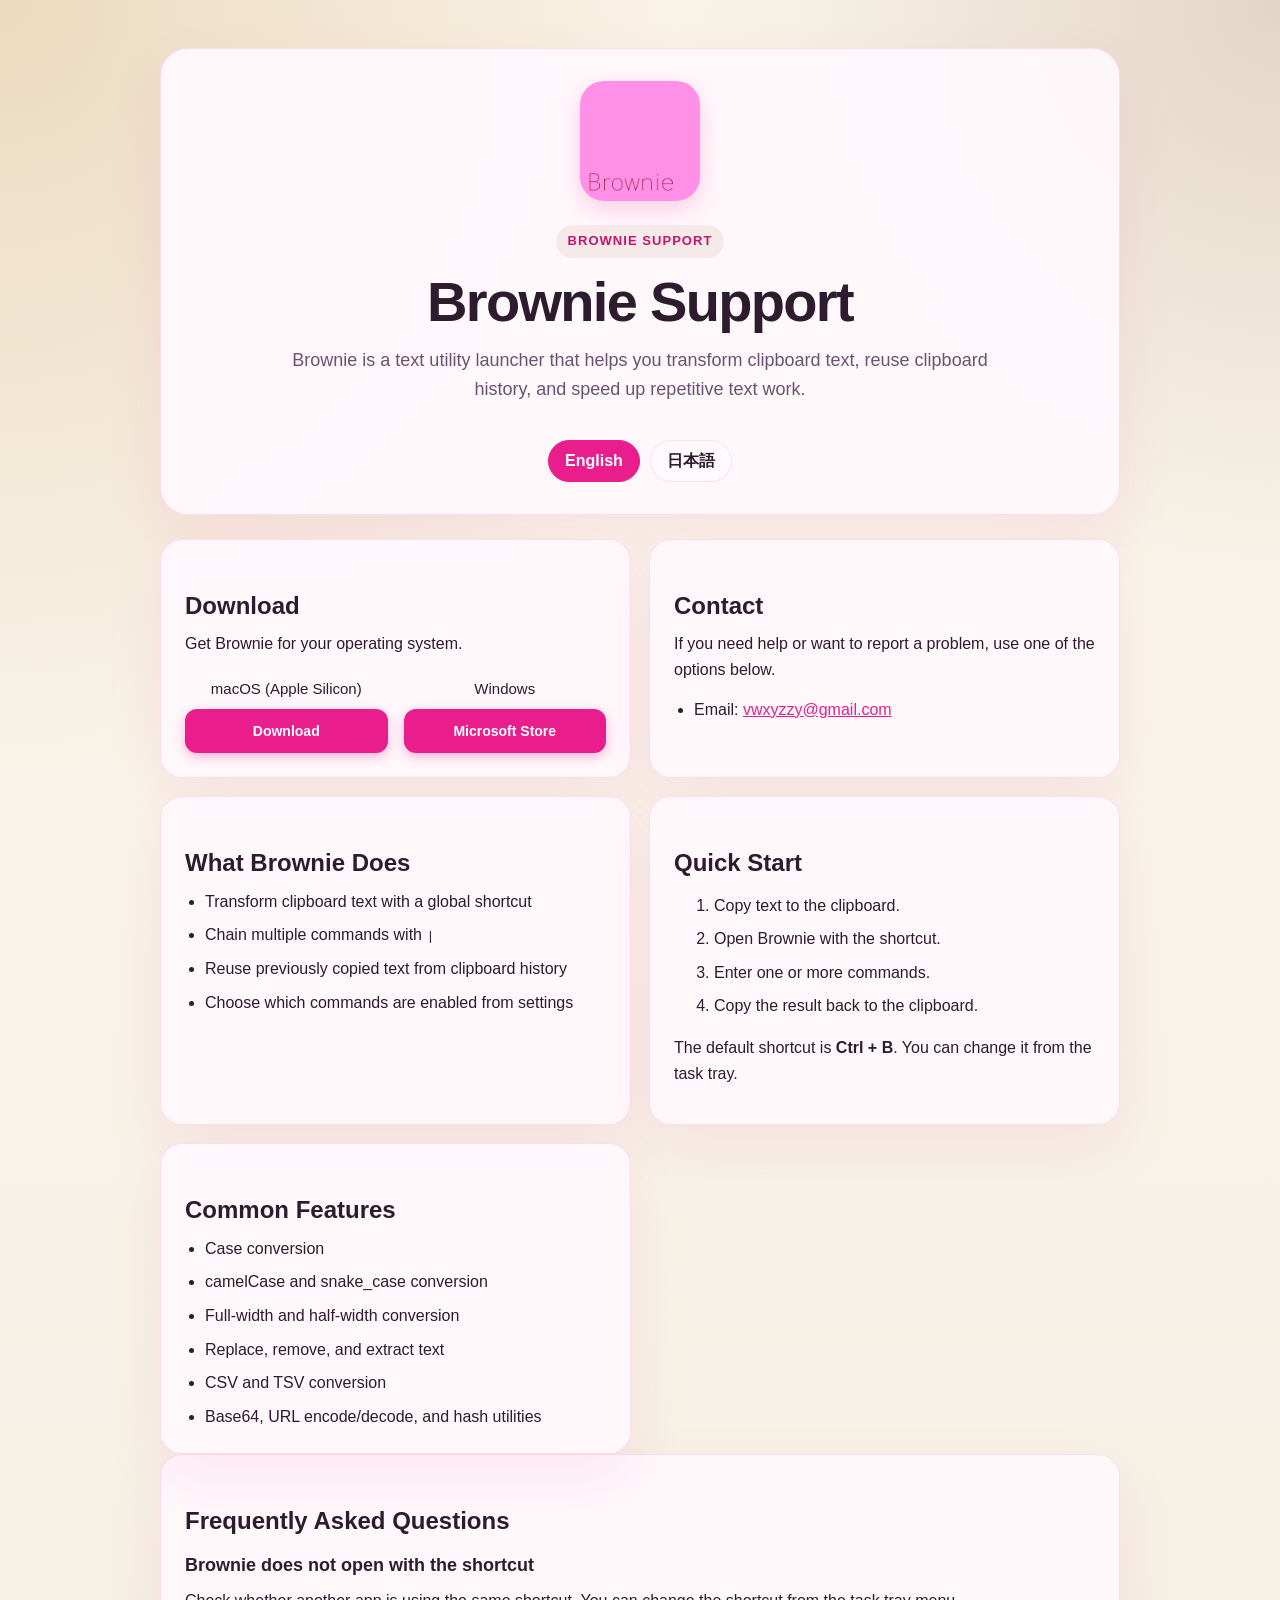
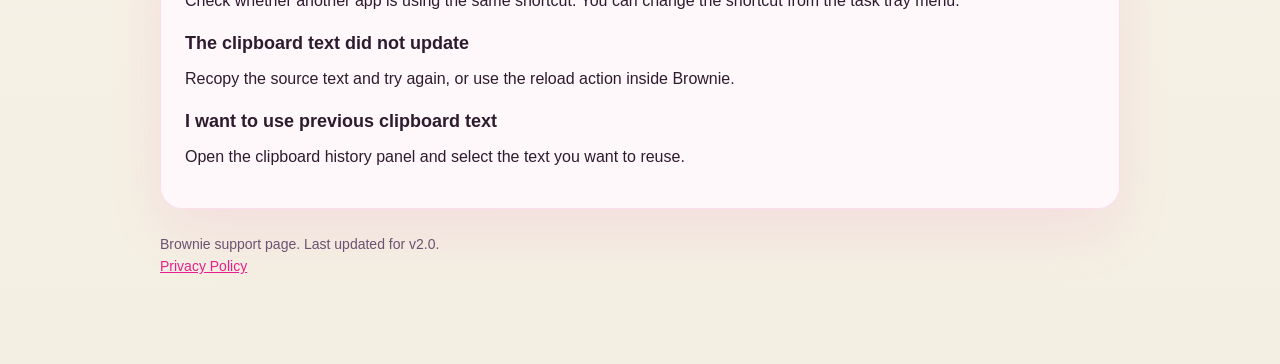
<file: index.html>
<!doctype html>
<html lang="en">
  <head>
    <meta charset="UTF-8" />
    <meta name="viewport" content="width=device-width, initial-scale=1.0" />
    <title>Brownie Support</title>
    <meta
      http-equiv="refresh"
      content="0; url=./en.html"
    />
    <link rel="stylesheet" href="./styles.css" />
  </head>
  <body>
    <main class="page">
      <section class="hero">
        <p class="eyebrow">Brownie Support</p>
        <h1>Support Pages</h1>
        <p class="lead">
          Choose your language.
        </p>
        <div class="language-switch">
          <a href="./en.html" class="active">English</a>
          <a href="./ja.html">日本語</a>
        </div>
      </section>
    </main>
  </body>
</html>
</file>
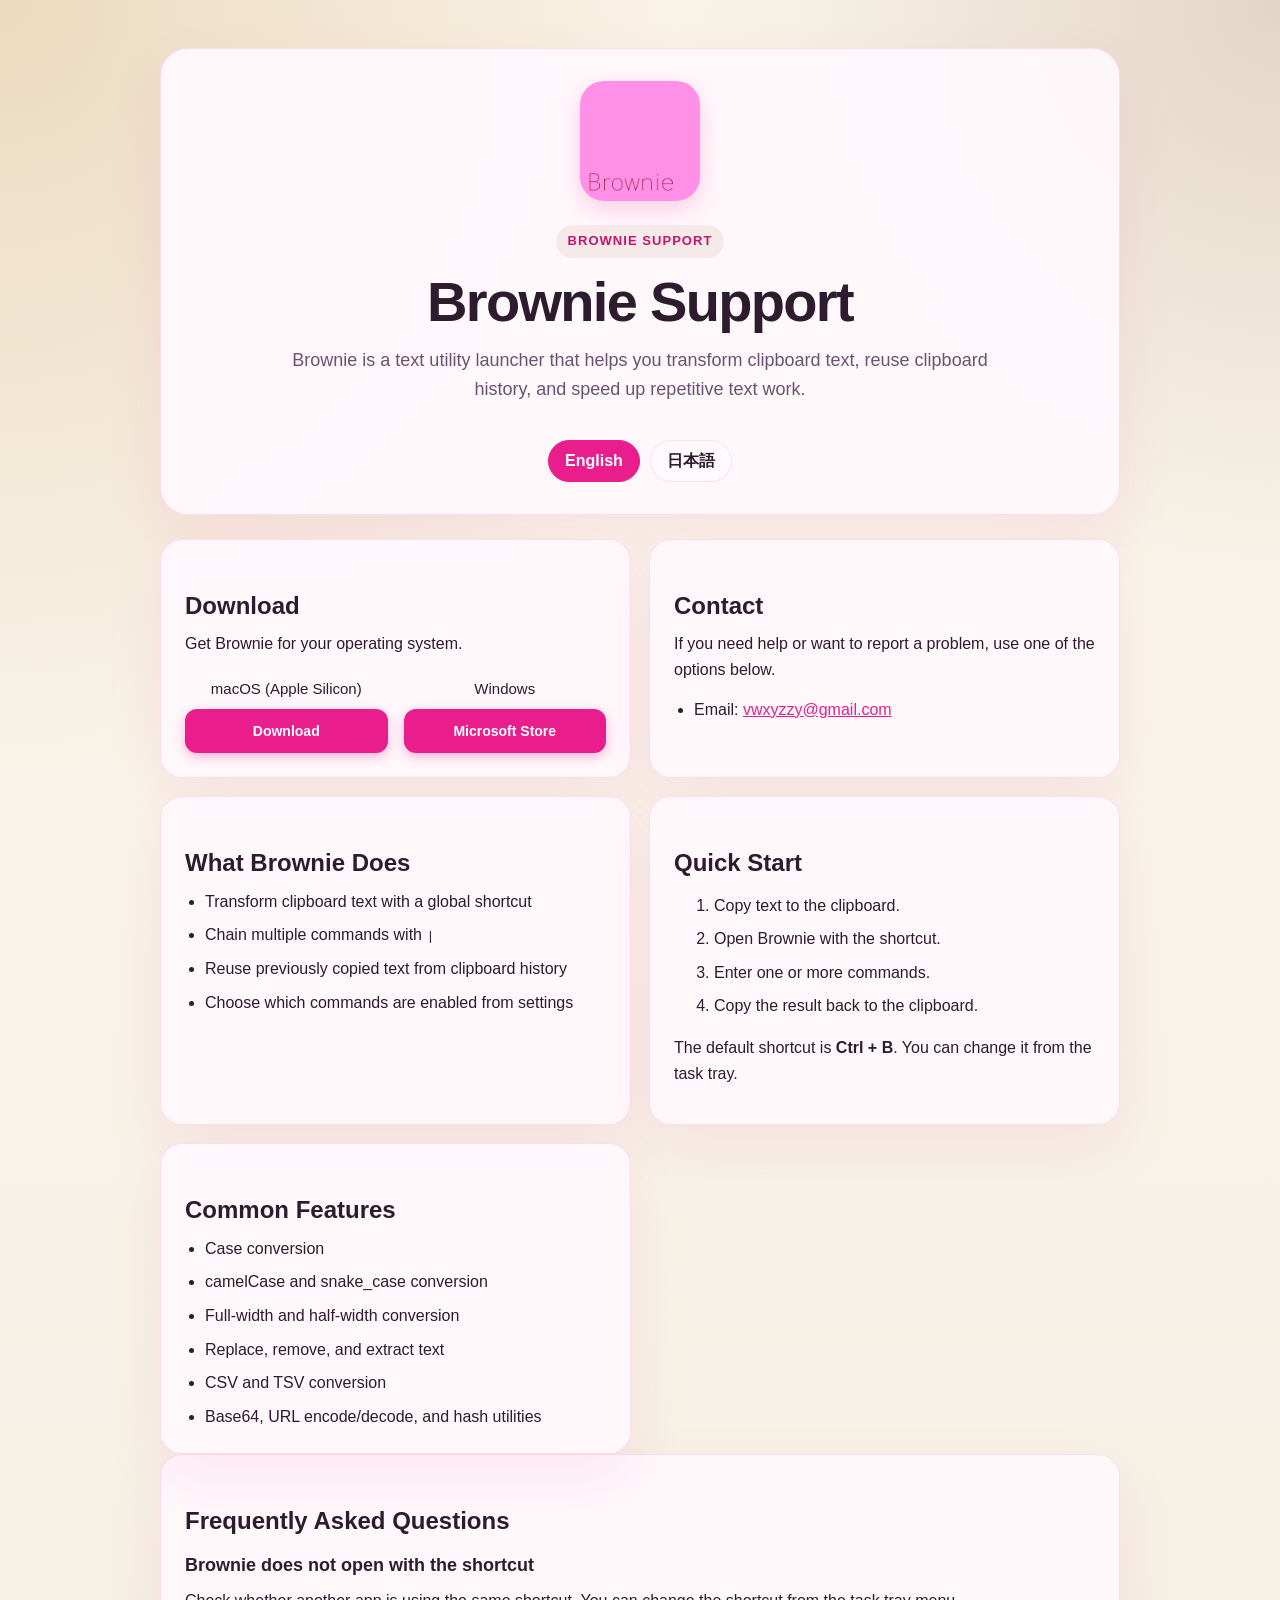
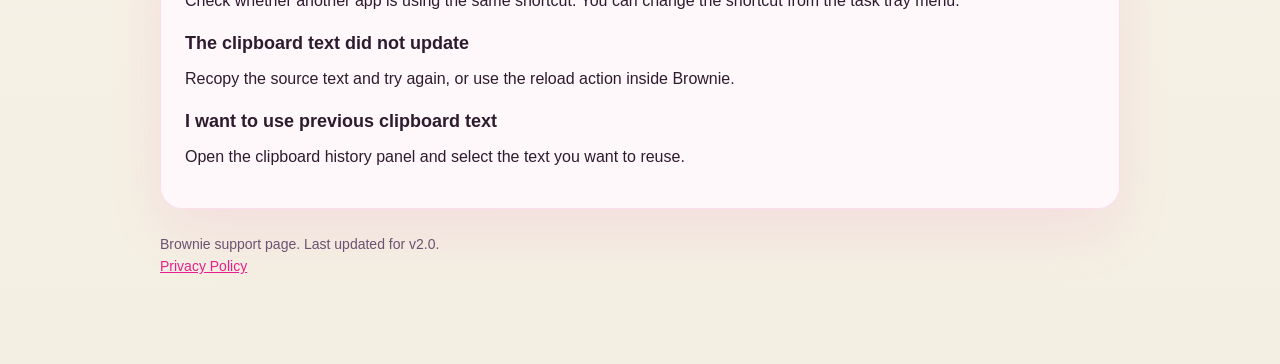
<file: en.html>
<!doctype html>
<html lang="en">
  <head>
    <meta charset="UTF-8" />
    <meta name="viewport" content="width=device-width, initial-scale=1.0" />
    <title>Brownie Support</title>
    <meta
      name="description"
      content="Support page for Brownie, a clipboard text transformation launcher for Windows."
    />
    <link rel="stylesheet" href="./styles.css" />
    <link rel="icon" type="image/png" href="./Logo300x300.png" />
  </head>
  <body>
    <main class="page">
      <section class="hero">
        <img src="./Logo300x300.png" alt="Brownie Logo" class="logo" />
        <p class="eyebrow">Brownie Support</p>
        <h1>Brownie Support</h1>
        <p class="lead">
          Brownie is a text utility launcher that helps you transform clipboard
          text, reuse clipboard history, and speed up repetitive text work.
        </p>
        <div class="language-switch">
          <a href="./en.html" class="active">English</a>
          <a href="./ja.html">日本語</a>
        </div>
      </section>

      <section class="grid">
        <article class="card" id="download">
          <h2>Download</h2>
          <p>Get Brownie for your operating system.</p>
          <div class="download-buttons">
            <div class="download-item">
              <p class="download-label" id="label-macos">macOS (Apple Silicon)</p>
              <a href="https://github.com/hosokawat/brownie_support/releases/" class="download-button" target="_blank">Download</a>
            </div>
            <div class="download-item">
              <p class="download-label" id="label-windows">Windows</p>
              <a href="https://apps.microsoft.com/detail/9nm58600cm3c" class="download-button" target="_blank">Microsoft Store</a>
            </div>
          </div>
        </article>

        <article class="card" id="contact">
          <h2>Contact</h2>
          <p>If you need help or want to report a problem, use one of the options below.</p>
          <ul>
            <li>Email: <a href="mailto:vwxyzzy@gmail.com">vwxyzzy@gmail.com</a></li>
          </ul>
        </article>

        <article class="card" id="features">
          <h2>What Brownie Does</h2>
          <ul>
            <li>Transform clipboard text with a global shortcut</li>
            <li>Chain multiple commands with <code>|</code></li>
            <li>Reuse previously copied text from clipboard history</li>
            <li>Choose which commands are enabled from settings</li>
          </ul>
        </article>

        <article class="card" id="quickstart">
          <h2>Quick Start</h2>
          <ol>
            <li>Copy text to the clipboard.</li>
            <li>Open Brownie with the shortcut.</li>
            <li>Enter one or more commands.</li>
            <li>Copy the result back to the clipboard.</li>
          </ol>
          <p>The default shortcut is <strong>Ctrl + B</strong>. You can change it from the task tray.</p>
        </article>

        <article class="card" id="common">
          <h2>Common Features</h2>
          <ul>
            <li>Case conversion</li>
            <li>camelCase and snake_case conversion</li>
            <li>Full-width and half-width conversion</li>
            <li>Replace, remove, and extract text</li>
            <li>CSV and TSV conversion</li>
            <li>Base64, URL encode/decode, and hash utilities</li>
          </ul>
        </article>
      </section>

      <section class="card" id="faq">
        <h2>Frequently Asked Questions</h2>
        <div class="faq-item">
          <h3>Brownie does not open with the shortcut</h3>
          <p>
            Check whether another app is using the same shortcut. You can change
            the shortcut from the task tray menu.
          </p>
        </div>
        <div class="faq-item">
          <h3>The clipboard text did not update</h3>
          <p>
            Recopy the source text and try again, or use the reload action inside
            Brownie.
          </p>
        </div>
        <div class="faq-item">
          <h3>I want to use previous clipboard text</h3>
          <p>
            Open the clipboard history panel and select the text you want to reuse.
          </p>
        </div>
      </section>

      <p class="footer">
        Brownie support page. Last updated for v2.0.
        <br />
        <a href="./privacy-en.html">Privacy Policy</a>
      </p>
    </main>
    <script>
      // Detect user's OS and make the corresponding label bold
      const userAgent = navigator.userAgent;
      let userOS = '';

      if (userAgent.includes('Mac')) {
        userOS = 'macos';
      } else if (userAgent.includes('Windows')) {
        userOS = 'windows';
      }

      if (userOS === 'macos') {
        const label = document.getElementById('label-macos');
        if (label) label.classList.add('active');
      } else if (userOS === 'windows') {
        const label = document.getElementById('label-windows');
        if (label) label.classList.add('active');
      }
    </script>
  </body>
</html>
</file>
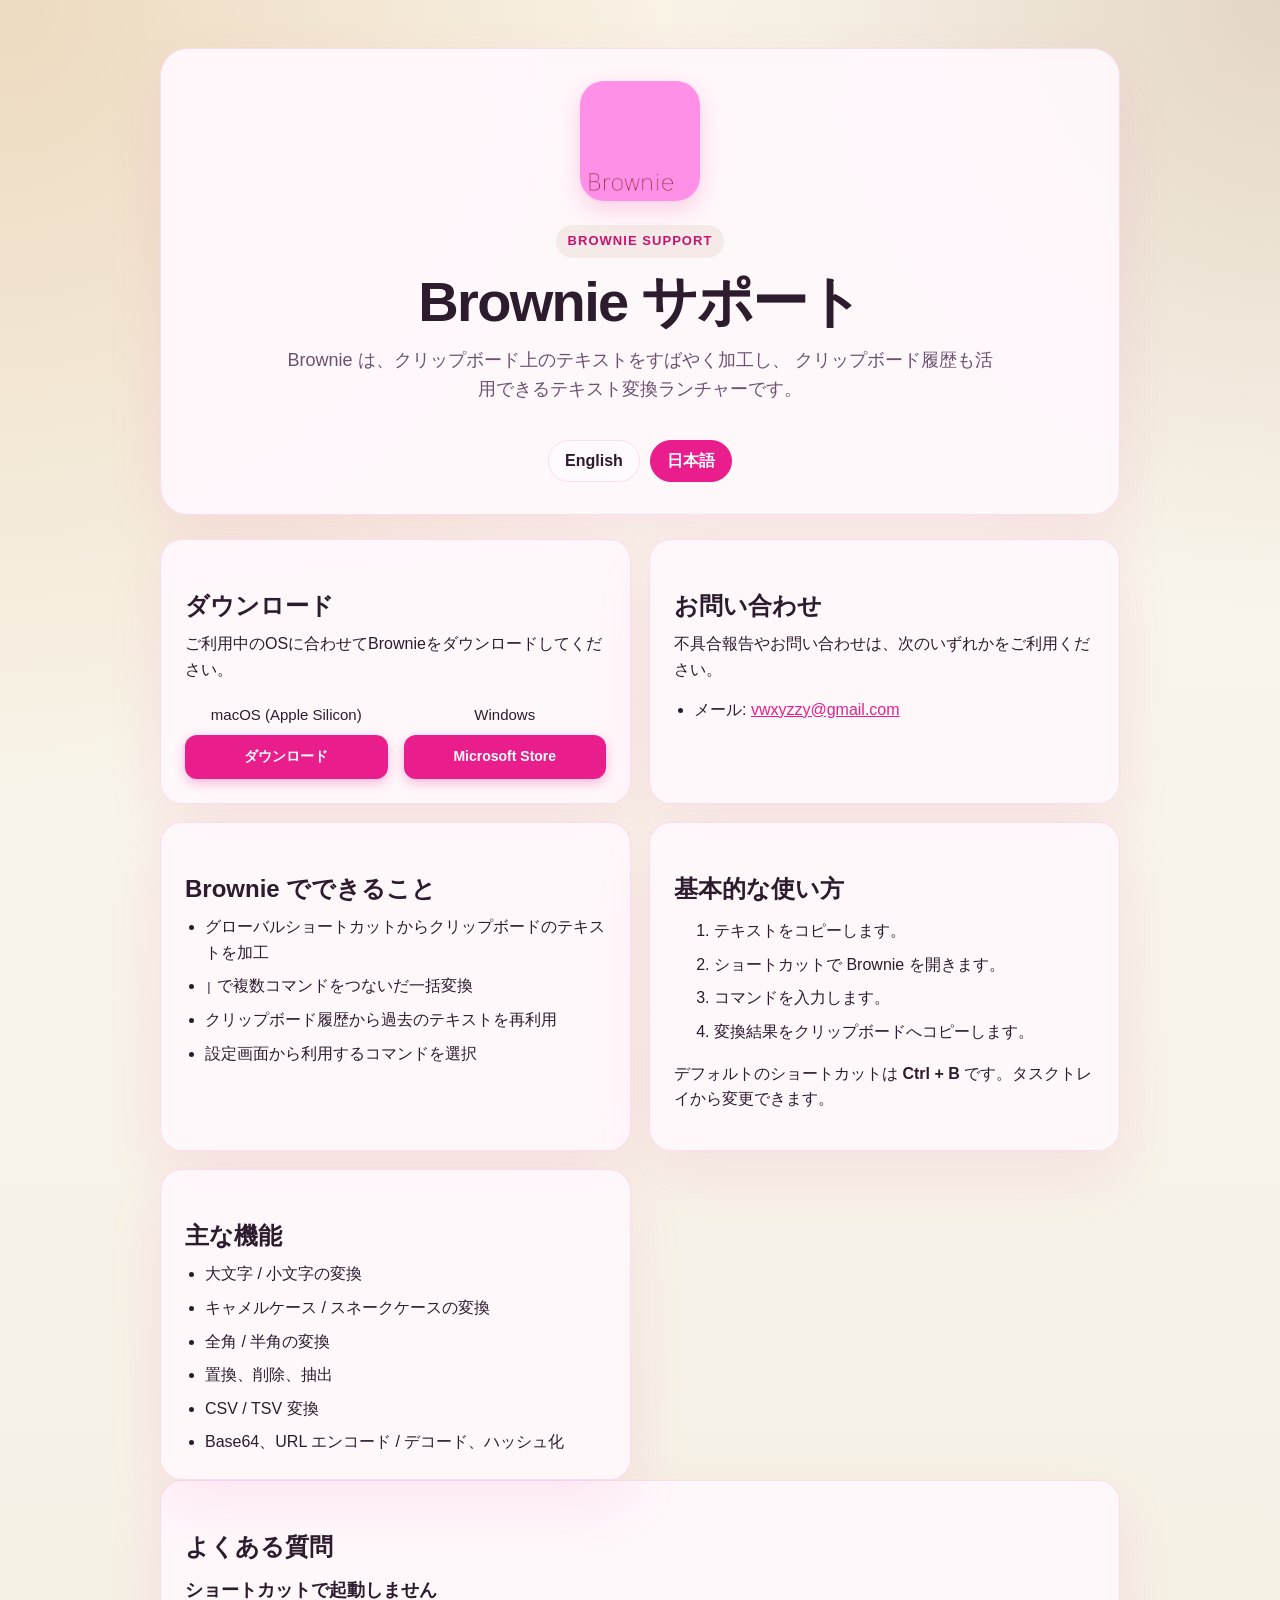
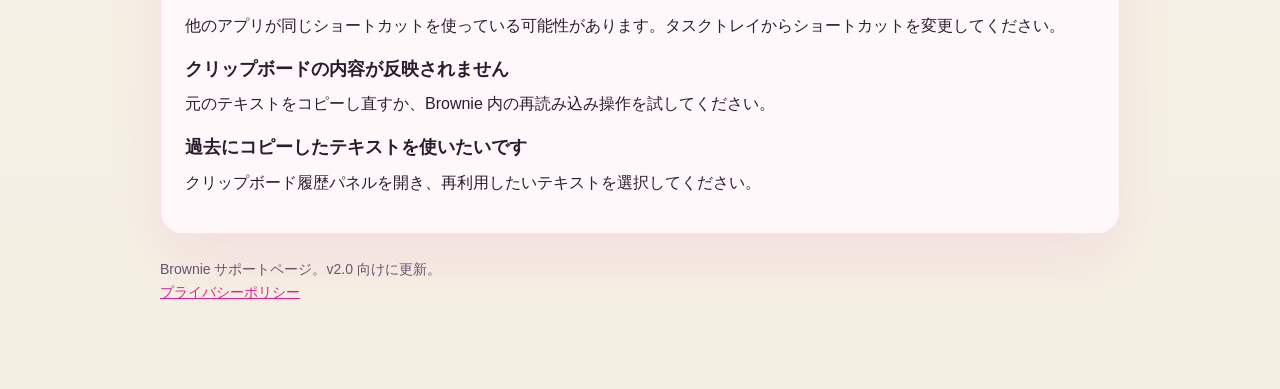
<file: ja.html>
<!doctype html>
<html lang="ja">
  <head>
    <meta charset="UTF-8" />
    <meta name="viewport" content="width=device-width, initial-scale=1.0" />
    <title>Brownie サポート</title>
    <meta
      name="description"
      content="Brownie のサポートページです。クリップボード変換ランチャーの使い方と問い合わせ先を案内します。"
    />
    <link rel="stylesheet" href="./styles.css" />
    <link rel="icon" type="image/png" href="./Logo300x300.png" />
  </head>
  <body>
    <main class="page">
      <section class="hero">
        <img src="./Logo300x300.png" alt="Brownie Logo" class="logo" />
        <p class="eyebrow">Brownie Support</p>
        <h1>Brownie サポート</h1>
        <p class="lead">
          Brownie は、クリップボード上のテキストをすばやく加工し、
          クリップボード履歴も活用できるテキスト変換ランチャーです。
        </p>
        <div class="language-switch">
          <a href="./en.html">English</a>
          <a href="./ja.html" class="active">日本語</a>
        </div>
      </section>

      <section class="grid">
        <article class="card" id="download">
          <h2>ダウンロード</h2>
          <p>ご利用中のOSに合わせてBrownieをダウンロードしてください。</p>
          <div class="download-buttons">
            <div class="download-item">
              <p class="download-label" id="label-macos">macOS (Apple Silicon)</p>
              <a href="https://github.com/hosokawat/brownie_support/releases/" class="download-button" target="_blank">ダウンロード</a>
            </div>
            <div class="download-item">
              <p class="download-label" id="label-windows">Windows</p>
              <a href="https://apps.microsoft.com/detail/9nm58600cm3c" class="download-button" target="_blank">Microsoft Store</a>
            </div>
          </div>
        </article>

        <article class="card" id="contact">
          <h2>お問い合わせ</h2>
          <p>不具合報告やお問い合わせは、次のいずれかをご利用ください。</p>
          <ul>
            <li>メール: <a href="mailto:vwxyzzy@gmail.com">vwxyzzy@gmail.com</a></li>
          </ul>
        </article>

        <article class="card" id="features">
          <h2>Brownie でできること</h2>
          <ul>
            <li>グローバルショートカットからクリップボードのテキストを加工</li>
            <li><code>|</code> で複数コマンドをつないだ一括変換</li>
            <li>クリップボード履歴から過去のテキストを再利用</li>
            <li>設定画面から利用するコマンドを選択</li>
          </ul>
        </article>

        <article class="card" id="quickstart">
          <h2>基本的な使い方</h2>
          <ol>
            <li>テキストをコピーします。</li>
            <li>ショートカットで Brownie を開きます。</li>
            <li>コマンドを入力します。</li>
            <li>変換結果をクリップボードへコピーします。</li>
          </ol>
          <p>デフォルトのショートカットは <strong>Ctrl + B</strong> です。タスクトレイから変更できます。</p>
        </article>

        <article class="card" id="common">
          <h2>主な機能</h2>
          <ul>
            <li>大文字 / 小文字の変換</li>
            <li>キャメルケース / スネークケースの変換</li>
            <li>全角 / 半角の変換</li>
            <li>置換、削除、抽出</li>
            <li>CSV / TSV 変換</li>
            <li>Base64、URL エンコード / デコード、ハッシュ化</li>
          </ul>
        </article>
      </section>

      <section class="card" id="faq">
        <h2>よくある質問</h2>
        <div class="faq-item">
          <h3>ショートカットで起動しません</h3>
          <p>
            他のアプリが同じショートカットを使っている可能性があります。タスクトレイからショートカットを変更してください。
          </p>
        </div>
        <div class="faq-item">
          <h3>クリップボードの内容が反映されません</h3>
          <p>
            元のテキストをコピーし直すか、Brownie 内の再読み込み操作を試してください。
          </p>
        </div>
        <div class="faq-item">
          <h3>過去にコピーしたテキストを使いたいです</h3>
          <p>
            クリップボード履歴パネルを開き、再利用したいテキストを選択してください。
          </p>
        </div>
      </section>

      <p class="footer">
        Brownie サポートページ。v2.0 向けに更新。
        <br />
        <a href="./privacy-ja.html">プライバシーポリシー</a>
      </p>
    </main>
    <script>
      // Detect user's OS and make the corresponding label bold
      const userAgent = navigator.userAgent;
      let userOS = '';

      if (userAgent.includes('Mac')) {
        userOS = 'macos';
      } else if (userAgent.includes('Windows')) {
        userOS = 'windows';
      }

      if (userOS === 'macos') {
        const label = document.getElementById('label-macos');
        if (label) label.classList.add('active');
      } else if (userOS === 'windows') {
        const label = document.getElementById('label-windows');
        if (label) label.classList.add('active');
      }
    </script>
  </body>
</html>
</file>
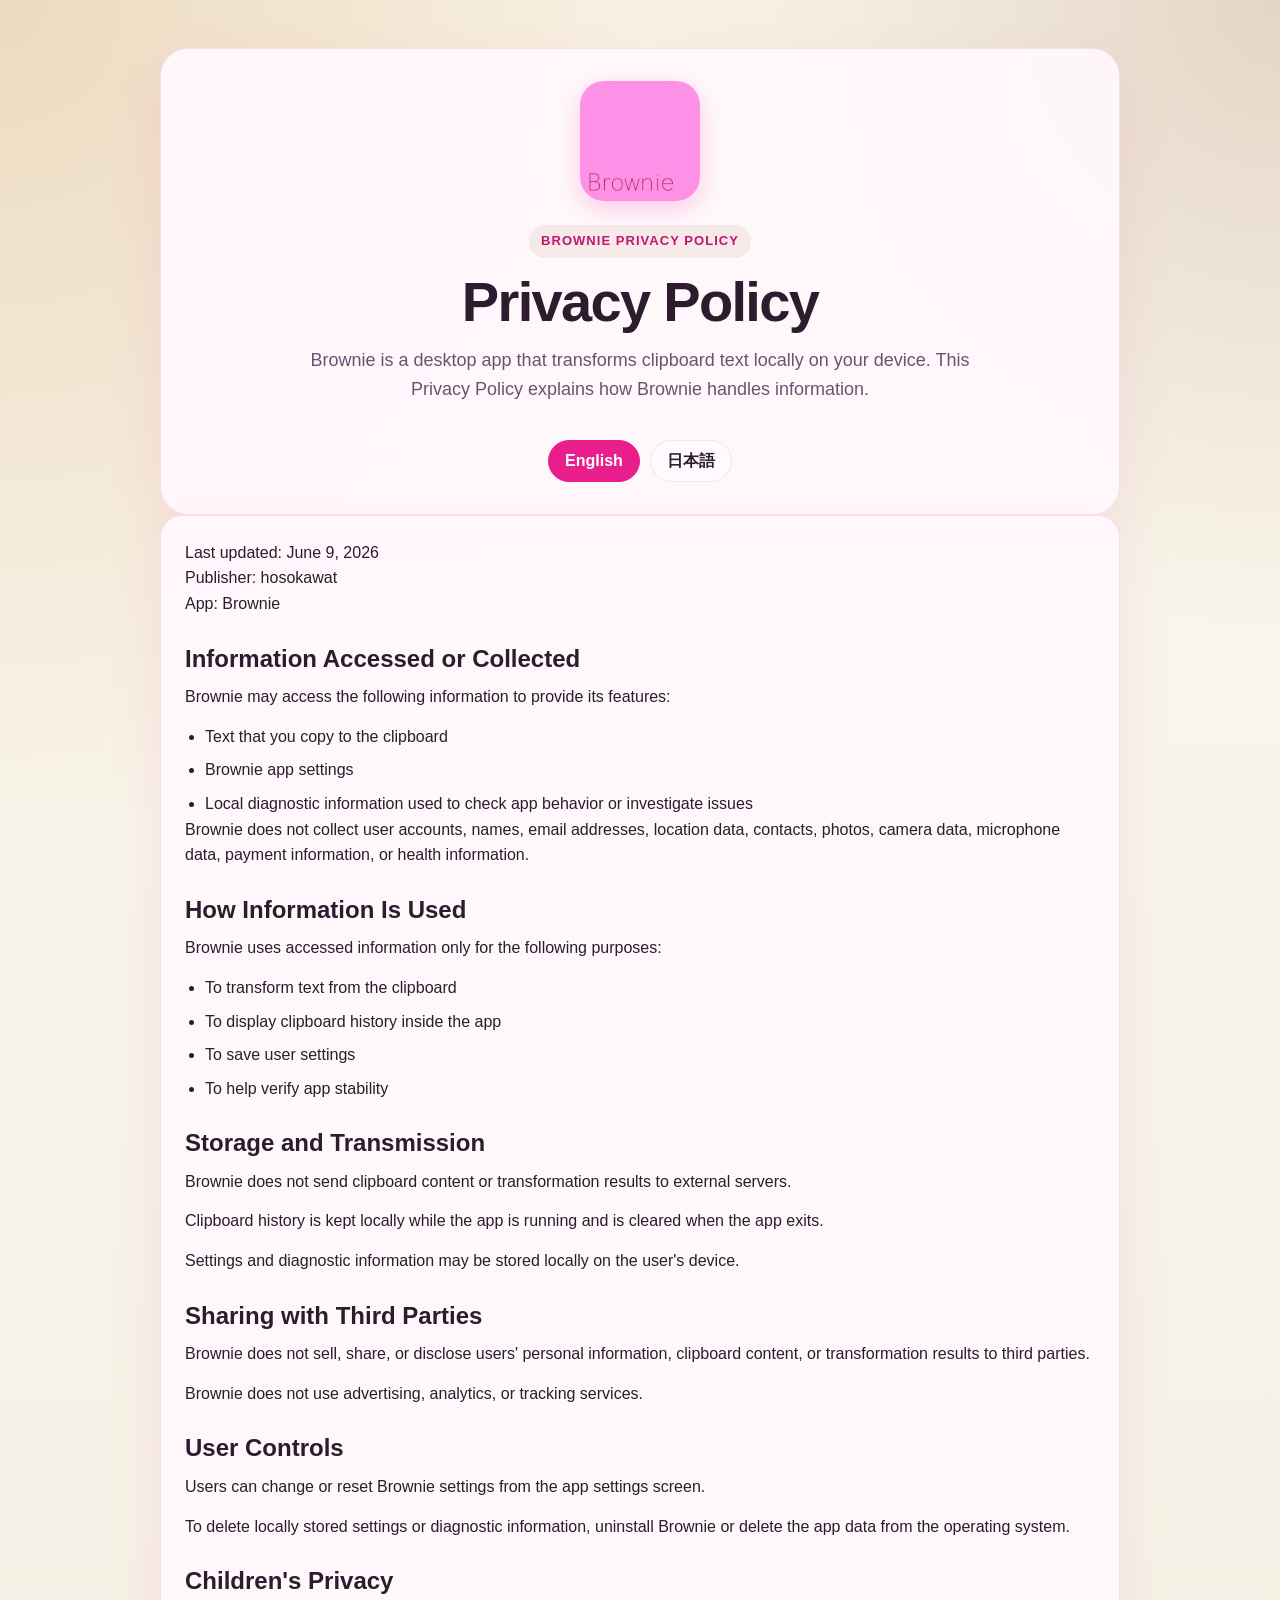
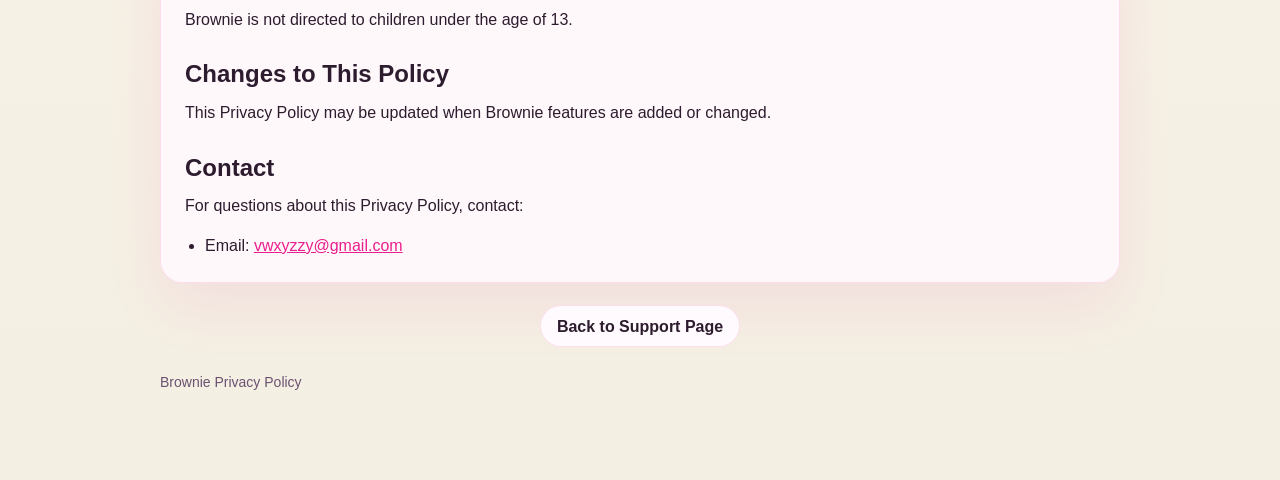
<file: privacy-en.html>
<!doctype html>
<html lang="en">
  <head>
    <meta charset="UTF-8" />
    <meta name="viewport" content="width=device-width, initial-scale=1.0" />
    <title>Brownie Privacy Policy</title>
    <meta
      name="description"
      content="Privacy Policy for Brownie, explaining what information is handled and how it is managed."
    />
    <link rel="stylesheet" href="./styles.css" />
    <link rel="icon" type="image/png" href="./Logo300x300.png" />
  </head>
  <body>
    <main class="page">
      <section class="hero">
        <img src="./Logo300x300.png" alt="Brownie Logo" class="logo" />
        <p class="eyebrow">Brownie Privacy Policy</p>
        <h1>Privacy Policy</h1>
        <p class="lead">
          Brownie is a desktop app that transforms clipboard text locally on
          your device. This Privacy Policy explains how Brownie handles
          information.
        </p>
        <div class="language-switch">
          <a href="./privacy-en.html" class="active">English</a>
          <a href="./privacy-ja.html">日本語</a>
        </div>
      </section>

      <section class="card" id="policy">
        <p>
          Last updated: June 9, 2026<br />
          Publisher: hosokawat<br />
          App: Brownie
        </p>

        <h2>Information Accessed or Collected</h2>
        <p>Brownie may access the following information to provide its features:</p>
        <ul>
          <li>Text that you copy to the clipboard</li>
          <li>Brownie app settings</li>
          <li>
            Local diagnostic information used to check app behavior or
            investigate issues
          </li>
        </ul>
        <p>
          Brownie does not collect user accounts, names, email addresses,
          location data, contacts, photos, camera data, microphone data,
          payment information, or health information.
        </p>

        <h2>How Information Is Used</h2>
        <p>
          Brownie uses accessed information only for the following purposes:
        </p>
        <ul>
          <li>To transform text from the clipboard</li>
          <li>To display clipboard history inside the app</li>
          <li>To save user settings</li>
          <li>To help verify app stability</li>
        </ul>

        <h2>Storage and Transmission</h2>
        <p>
          Brownie does not send clipboard content or transformation results to
          external servers.
        </p>
        <p>
          Clipboard history is kept locally while the app is running and is
          cleared when the app exits.
        </p>
        <p>
          Settings and diagnostic information may be stored locally on the
          user's device.
        </p>

        <h2>Sharing with Third Parties</h2>
        <p>
          Brownie does not sell, share, or disclose users' personal
          information, clipboard content, or transformation results to third
          parties.
        </p>
        <p>
          Brownie does not use advertising, analytics, or tracking services.
        </p>

        <h2>User Controls</h2>
        <p>
          Users can change or reset Brownie settings from the app settings
          screen.
        </p>
        <p>
          To delete locally stored settings or diagnostic information,
          uninstall Brownie or delete the app data from the operating system.
        </p>

        <h2>Children's Privacy</h2>
        <p>Brownie is not directed to children under the age of 13.</p>

        <h2>Changes to This Policy</h2>
        <p>
          This Privacy Policy may be updated when Brownie features are added or
          changed.
        </p>

        <h2>Contact</h2>
        <p>
          For questions about this Privacy Policy, contact:
        </p>
        <ul>
          <li>Email: <a href="mailto:vwxyzzy@gmail.com">vwxyzzy@gmail.com</a></li>
        </ul>
      </section>

      <div class="language-switch" style="justify-content: center;">
        <a href="./en.html" class="button-link">Back to Support Page</a>
      </div>

      <p class="footer">
        Brownie Privacy Policy
      </p>
    </main>
  </body>
</html>
</file>
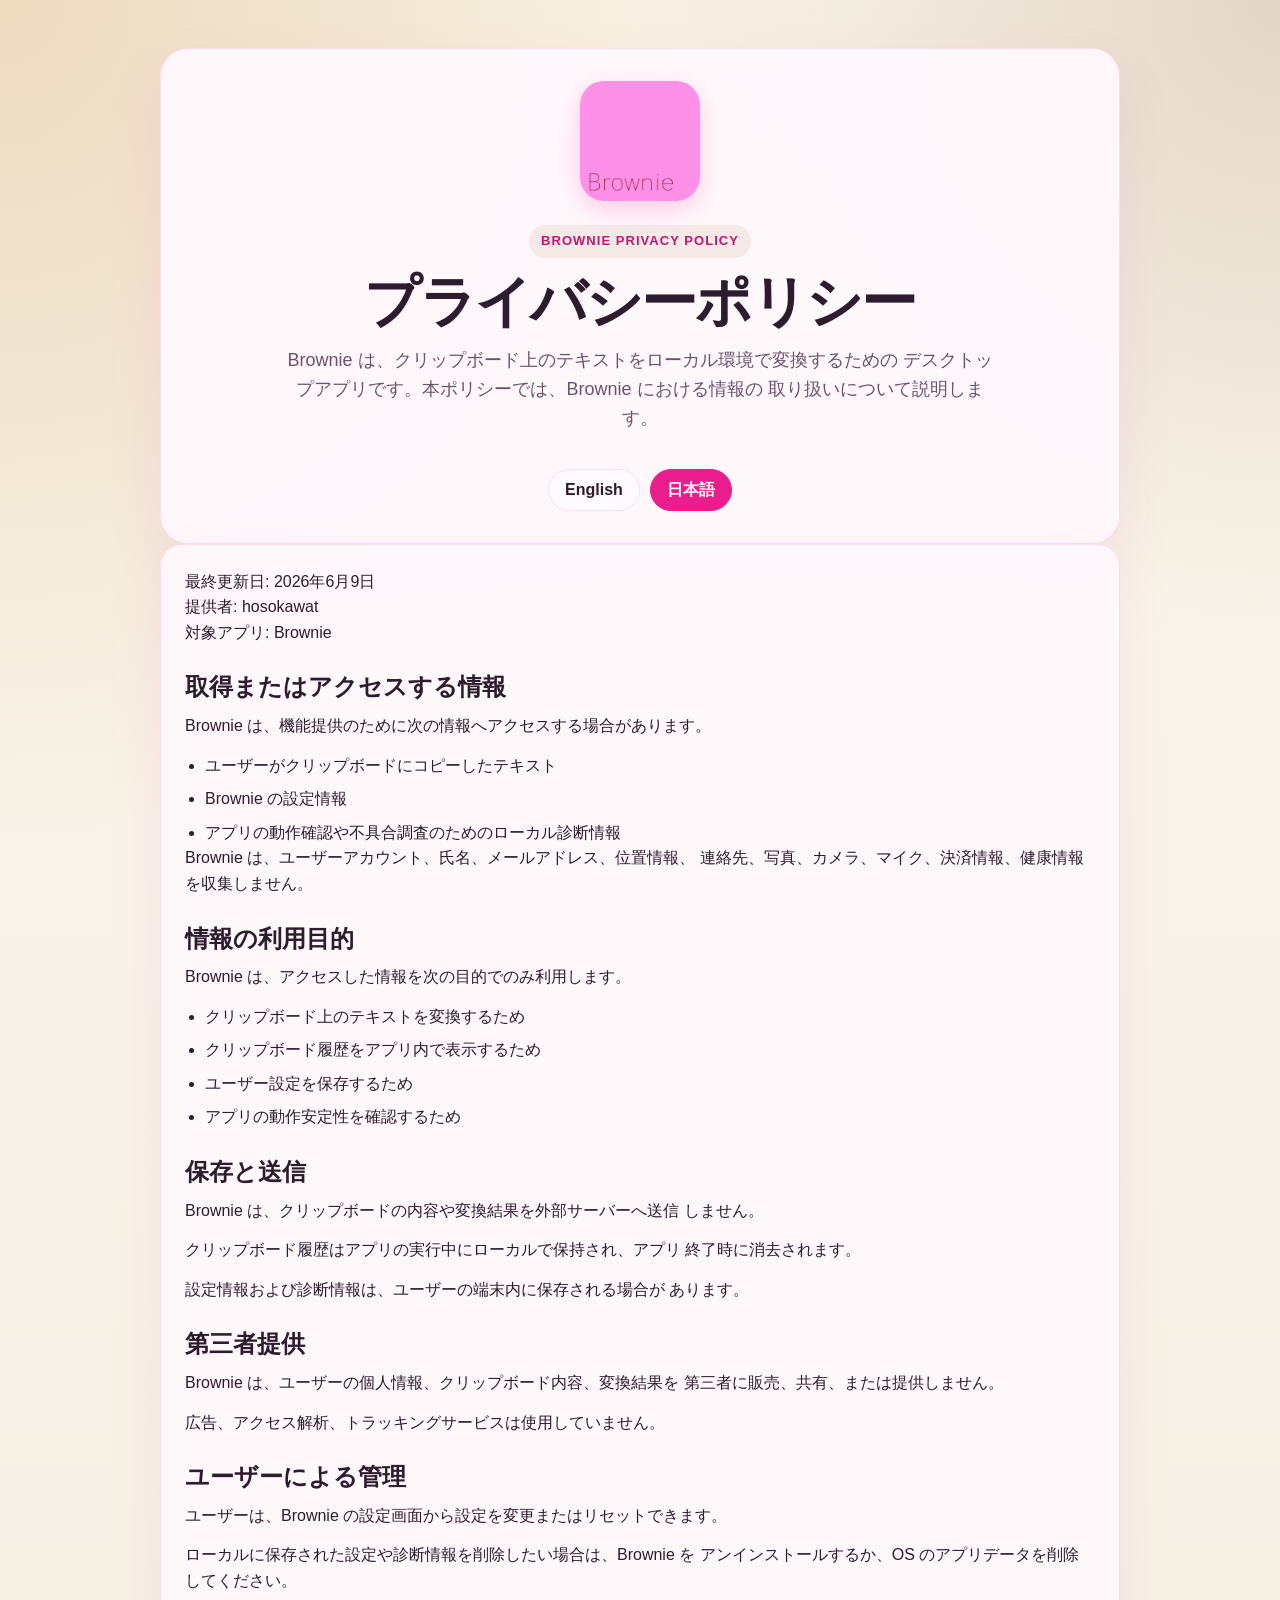
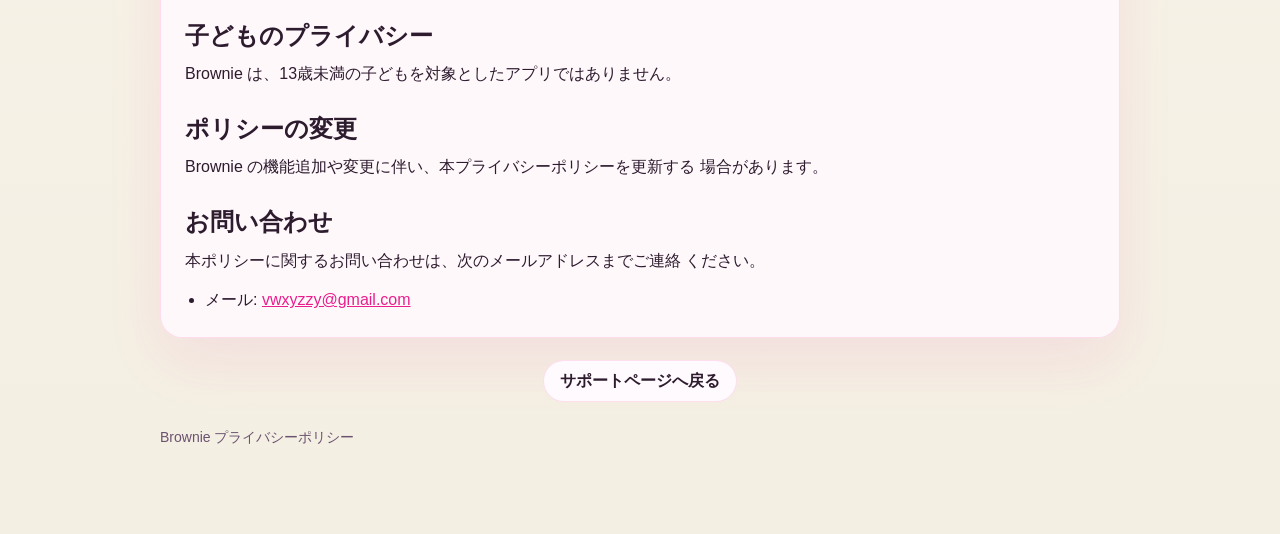
<file: privacy-ja.html>
<!doctype html>
<html lang="ja">
  <head>
    <meta charset="UTF-8" />
    <meta name="viewport" content="width=device-width, initial-scale=1.0" />
    <title>Brownie プライバシーポリシー</title>
    <meta
      name="description"
      content="Brownie のプライバシーポリシーです。取り扱う情報と管理方法について説明します。"
    />
    <link rel="stylesheet" href="./styles.css" />
    <link rel="icon" type="image/png" href="./Logo300x300.png" />
  </head>
  <body>
    <main class="page">
      <section class="hero">
        <img src="./Logo300x300.png" alt="Brownie Logo" class="logo" />
        <p class="eyebrow">Brownie Privacy Policy</p>
        <h1>プライバシーポリシー</h1>
        <p class="lead">
          Brownie は、クリップボード上のテキストをローカル環境で変換するための
          デスクトップアプリです。本ポリシーでは、Brownie における情報の
          取り扱いについて説明します。
        </p>
        <div class="language-switch">
          <a href="./privacy-en.html">English</a>
          <a href="./privacy-ja.html" class="active">日本語</a>
        </div>
      </section>

      <section class="card" id="policy">
        <p>
          最終更新日: 2026年6月9日<br />
          提供者: hosokawat<br />
          対象アプリ: Brownie
        </p>

        <h2>取得またはアクセスする情報</h2>
        <p>Brownie は、機能提供のために次の情報へアクセスする場合があります。</p>
        <ul>
          <li>ユーザーがクリップボードにコピーしたテキスト</li>
          <li>Brownie の設定情報</li>
          <li>アプリの動作確認や不具合調査のためのローカル診断情報</li>
        </ul>
        <p>
          Brownie は、ユーザーアカウント、氏名、メールアドレス、位置情報、
          連絡先、写真、カメラ、マイク、決済情報、健康情報を収集しません。
        </p>

        <h2>情報の利用目的</h2>
        <p>Brownie は、アクセスした情報を次の目的でのみ利用します。</p>
        <ul>
          <li>クリップボード上のテキストを変換するため</li>
          <li>クリップボード履歴をアプリ内で表示するため</li>
          <li>ユーザー設定を保存するため</li>
          <li>アプリの動作安定性を確認するため</li>
        </ul>

        <h2>保存と送信</h2>
        <p>
          Brownie は、クリップボードの内容や変換結果を外部サーバーへ送信
          しません。
        </p>
        <p>
          クリップボード履歴はアプリの実行中にローカルで保持され、アプリ
          終了時に消去されます。
        </p>
        <p>
          設定情報および診断情報は、ユーザーの端末内に保存される場合が
          あります。
        </p>

        <h2>第三者提供</h2>
        <p>
          Brownie は、ユーザーの個人情報、クリップボード内容、変換結果を
          第三者に販売、共有、または提供しません。
        </p>
        <p>
          広告、アクセス解析、トラッキングサービスは使用していません。
        </p>

        <h2>ユーザーによる管理</h2>
        <p>
          ユーザーは、Brownie の設定画面から設定を変更またはリセットできます。
        </p>
        <p>
          ローカルに保存された設定や診断情報を削除したい場合は、Brownie を
          アンインストールするか、OS のアプリデータを削除してください。
        </p>

        <h2>子どものプライバシー</h2>
        <p>Brownie は、13歳未満の子どもを対象としたアプリではありません。</p>

        <h2>ポリシーの変更</h2>
        <p>
          Brownie の機能追加や変更に伴い、本プライバシーポリシーを更新する
          場合があります。
        </p>

        <h2>お問い合わせ</h2>
        <p>
          本ポリシーに関するお問い合わせは、次のメールアドレスまでご連絡
          ください。
        </p>
        <ul>
          <li>メール: <a href="mailto:vwxyzzy@gmail.com">vwxyzzy@gmail.com</a></li>
        </ul>
      </section>

      <div class="language-switch" style="justify-content: center;">
        <a href="./ja.html" class="button-link">サポートページへ戻る</a>
      </div>

      <p class="footer">
        Brownie プライバシーポリシー
      </p>
    </main>
  </body>
</html>
</file>
<file: styles.css>
:root {
  --bg: #fdf5fa;
  --panel: rgba(255, 248, 252, 0.95);
  --panel-strong: #fffafd;
  --text: #2d1b2e;
  --muted: #6b5270;
  --accent: #e91e8c;
  --accent-strong: #c41570;
  --border: rgba(233, 30, 140, 0.12);
  --shadow: 0 24px 60px rgba(233, 30, 140, 0.08);
}

* {
  box-sizing: border-box;
}

html {
  font-family:
    "Avenir Next",
    "Segoe UI",
    sans-serif;
  line-height: 1.6;
  color: var(--text);
  background:
    radial-gradient(circle at top left, rgba(199, 143, 72, 0.28), transparent 34%),
    radial-gradient(circle at top right, rgba(122, 63, 20, 0.18), transparent 26%),
    linear-gradient(180deg, #fbf7ed 0%, #f4efe3 100%);
}

body {
  margin: 0;
}

a {
  color: var(--accent);
}

.page {
  width: min(960px, calc(100% - 32px));
  margin: 0 auto;
  padding: 48px 0 72px;
}

.hero {
  background: var(--panel);
  border: 1px solid var(--border);
  border-radius: 28px;
  box-shadow: var(--shadow);
  padding: 32px;
  display: flex;
  flex-direction: column;
  align-items: center;
  text-align: center;
}

.logo {
  width: 120px;
  height: 120px;
  border-radius: 24px;
  margin-bottom: 24px;
  box-shadow: 0 8px 24px rgba(233, 30, 140, 0.2);
}

.eyebrow {
  display: inline-block;
  margin: 0 0 12px;
  padding: 6px 12px;
  border-radius: 999px;
  background: rgba(122, 63, 20, 0.08);
  color: var(--accent-strong);
  font-size: 13px;
  font-weight: 700;
  letter-spacing: 0.08em;
  text-transform: uppercase;
}

h1,
h2,
h3 {
  margin: 0 0 12px;
  line-height: 1.15;
}

h1 {
  font-size: clamp(34px, 6vw, 56px);
  letter-spacing: -0.03em;
}

h2 {
  font-size: 24px;
  margin-top: 28px;
}

h3 {
  font-size: 18px;
  margin-top: 20px;
}

p {
  margin: 0 0 14px;
}

.lead {
  max-width: 720px;
  color: var(--muted);
  font-size: 18px;
}

.language-switch {
  display: flex;
  gap: 10px;
  flex-wrap: wrap;
  margin-top: 22px;
}

.language-switch a,
.button-link {
  display: inline-flex;
  align-items: center;
  justify-content: center;
  min-height: 42px;
  padding: 0 16px;
  border-radius: 999px;
  border: 1px solid var(--border);
  background: var(--panel-strong);
  color: var(--text);
  font-weight: 700;
  text-decoration: none;
}

.language-switch a.active {
  background: var(--accent);
  border-color: var(--accent);
  color: #fff;
}

.grid {
  display: grid;
  grid-template-columns: repeat(2, minmax(0, 1fr));
  gap: 18px;
  margin-top: 24px;
}

.card {
  background: var(--panel);
  border: 1px solid var(--border);
  border-radius: 22px;
  box-shadow: var(--shadow);
  padding: 24px;
}

.card ul {
  margin: 0;
  padding-left: 20px;
}

.card li + li {
  margin-top: 8px;
}

.download-buttons {
  display: grid;
  grid-template-columns: repeat(2, 1fr);
  gap: 16px;
  margin-top: 20px;
}

.download-item {
  display: flex;
  flex-direction: column;
  align-items: center;
  text-align: center;
}

.download-label {
  font-size: 15px;
  font-weight: 400;
  color: var(--text);
  margin: 0 0 8px;
}

.download-label.active {
  font-weight: 700;
}

.download-label.active::before {
  content: "✓ ";
  color: var(--accent);
  font-weight: 700;
}

.download-button {
  display: inline-flex;
  align-items: center;
  justify-content: center;
  width: 100%;
  min-height: 44px;
  padding: 10px 12px;
  border-radius: 12px;
  border: none;
  background: var(--accent);
  color: #fff;
  font-weight: 700;
  font-size: 14px;
  text-decoration: none;
  transition: all 0.2s ease;
  box-shadow: 0 4px 12px rgba(233, 30, 140, 0.3);
  word-break: break-word;
}

.download-button:hover {
  background: var(--accent-strong);
  box-shadow: 0 8px 20px rgba(233, 30, 140, 0.4);
  transform: translateY(-2px);
}

.faq-item + .faq-item {
  margin-top: 18px;
}

.footer {
  color: var(--muted);
  font-size: 14px;
  margin-top: 24px;
}

@media (max-width: 760px) {
  .page {
    width: min(100% - 20px, 960px);
    padding: 20px 0 40px;
  }

  .hero,
  .card {
    padding: 20px;
    border-radius: 20px;
  }

  .logo {
    width: 100px;
    height: 100px;
    margin-bottom: 16px;
  }

  .grid {
    grid-template-columns: 1fr;
  }

  .download-buttons {
    grid-template-columns: 1fr;
  }

  .lead {
    font-size: 16px;
  }
}
</file>
